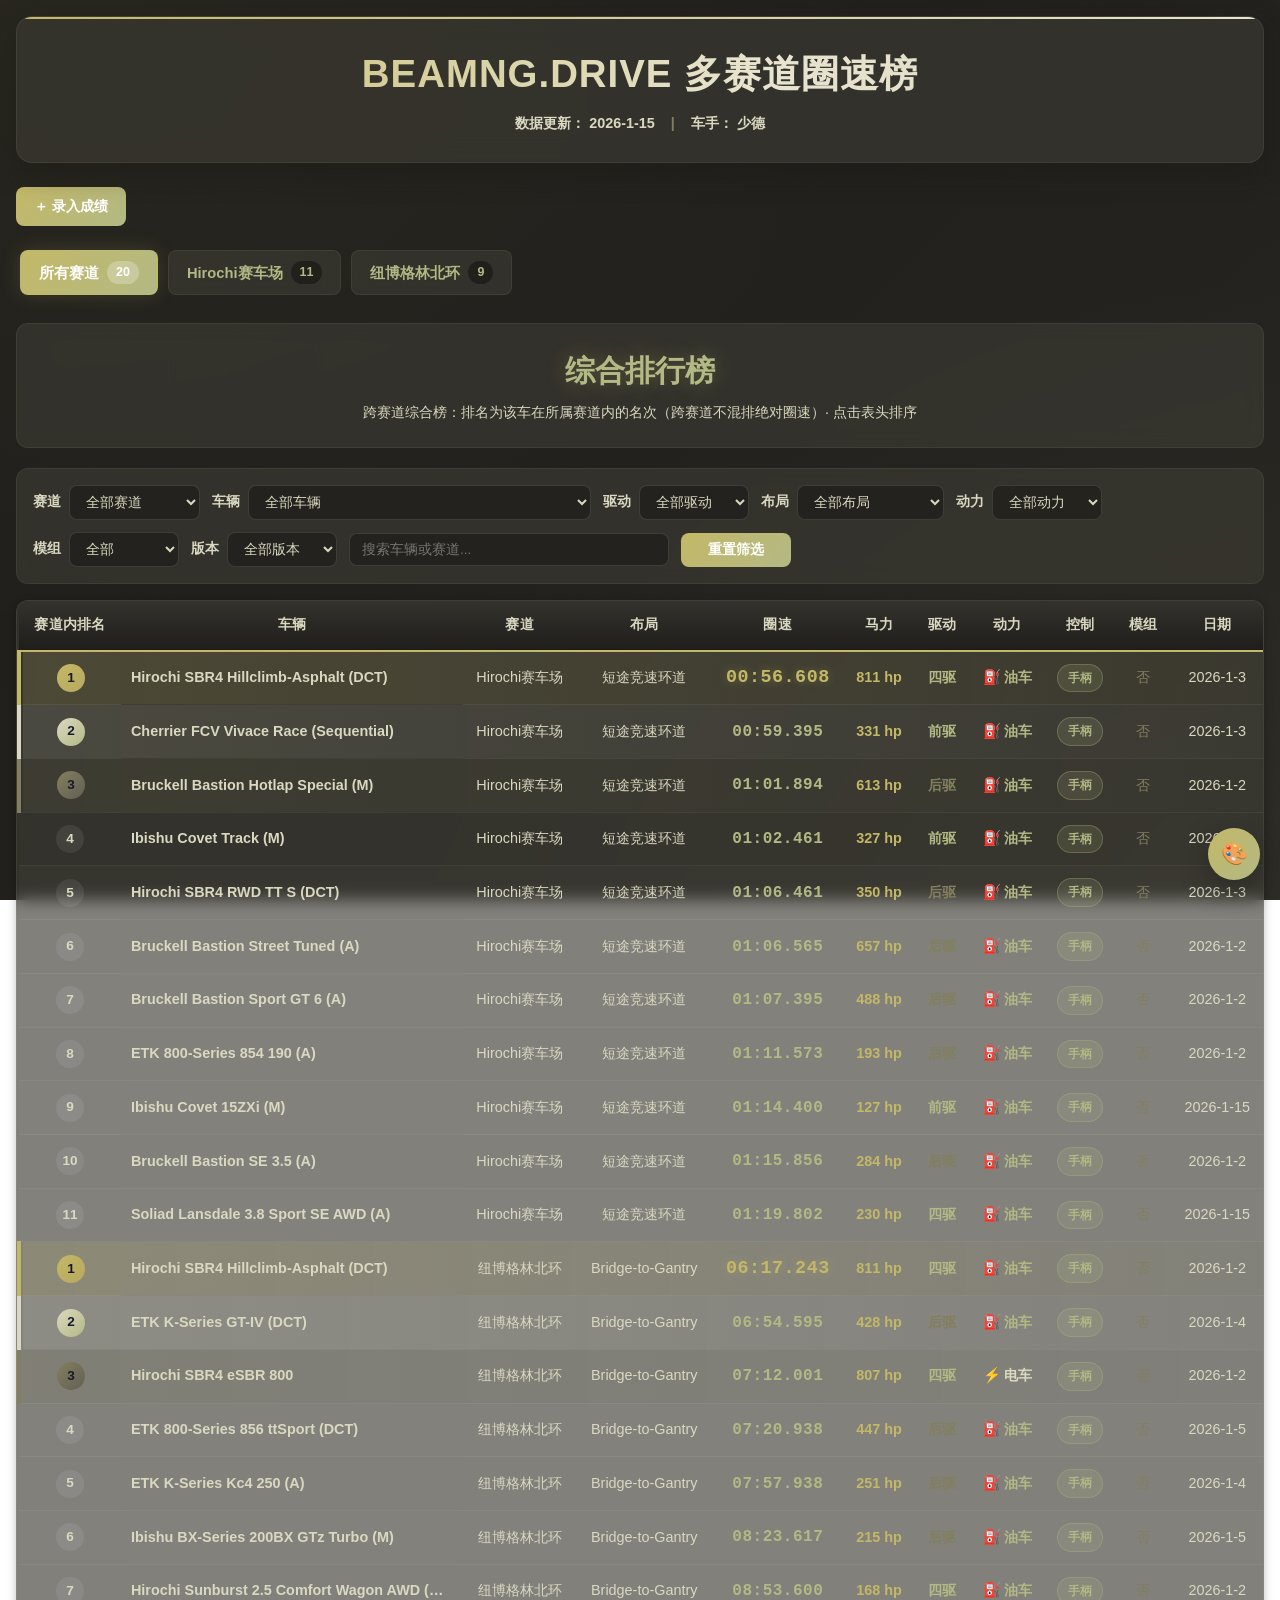
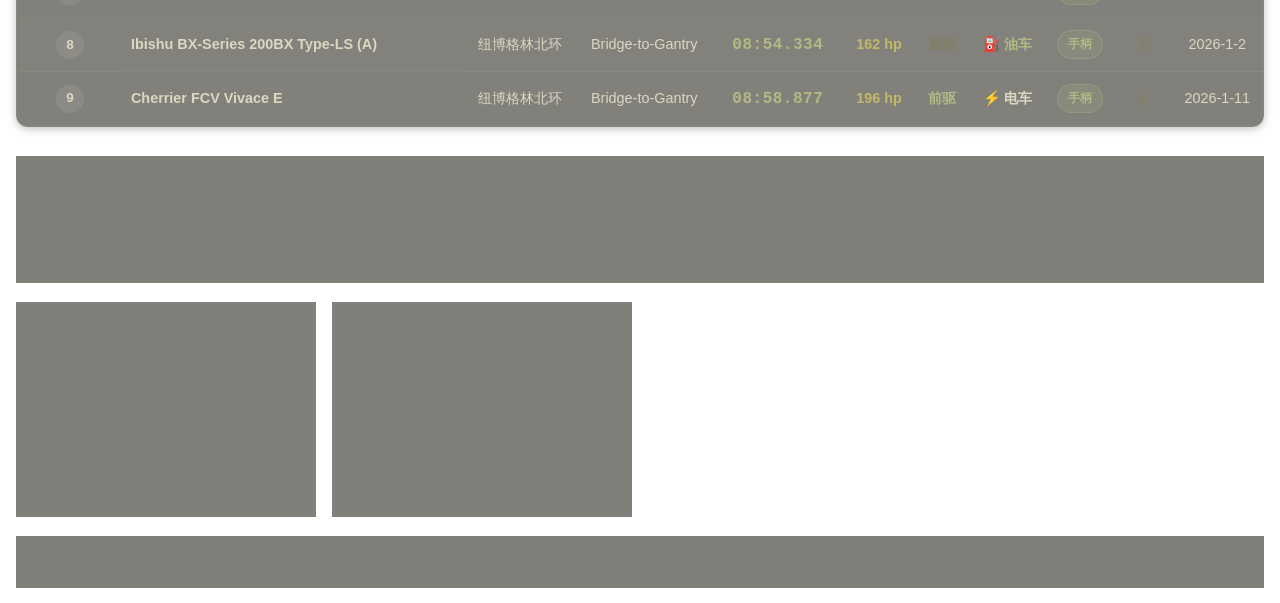
<file: index.html>
<!DOCTYPE html>
<html lang="zh-CN">
<head>
  <meta charset="UTF-8">
  <meta name="viewport" content="width=device-width, initial-scale=1.0">
  <title>BEAMNG.DRIVE 多赛道圈速榜</title>
  <meta name="description" content="BeamNG.drive 多赛道圈速排行榜：按赛道内排名展示各车辆最快圈速、马力、驱动与动力类型，支持筛选与排序。">
  <link rel="icon" href="favicon.svg" type="image/svg+xml">
  <style>
    /* ==================== 设计令牌 ==================== */
    :root {
      /* ===== 背景 ===== */
      --bg-primary: #1e1d1a;
      --bg-primary-rgb: 30, 29, 26;
      --bg-secondary: #262521;
      --bg-secondary-rgb: 38, 37, 33;
      --bg-card-color: #3c3b34;
      --bg-card-rgb: 60, 59, 52;
      --bg-card: rgba(var(--bg-card-rgb), 0.65);
      --bg-card-hover-color: #837f5e;
      --bg-card-hover-rgb: 131, 127, 94;
      --bg-card-hover: rgba(var(--bg-card-hover-rgb), 0.7);
      /* ===== 边框（主文字色的半透明） ===== */
      --border-subtle: rgba(var(--text-primary-rgb), 0.08);
      --border-strong: rgba(var(--text-primary-rgb), 0.15);
      /* ===== 文字 ===== */
      --text-primary: #dbd8c1;
      --text-primary-rgb: 219, 216, 193;
      --text-secondary: #b3b984;
      --text-secondary-rgb: 179, 185, 132;
      --text-muted: #837f5e;
      --text-muted-rgb: 131, 127, 94;
      --text-warm: #e8e4cf;
      /* ===== 强调色 ===== */
      --accent-pink: #c3b867;
      --accent-pink-rgb: 195, 184, 103;
      --accent-orange: #b3b984;
      --accent-orange-rgb: 179, 185, 132;
      --accent-cyan: #dbd8c1;
      --accent-cyan-rgb: 219, 216, 193;
      --accent-gold: #c3b867;
      --accent-gold-rgb: 195, 184, 103;
      --accent-silver: #dbd8c1;
      --accent-silver-rgb: 219, 216, 193;
      --accent-bronze: #837f5e;
      --accent-bronze-rgb: 131, 127, 94;
      --accent-green: #b3b984;
      --accent-green-rgb: 179, 185, 132;
      --accent-blue: #837f5e;
      --accent-blue-rgb: 131, 127, 94;
      --accent-red: #dbd8c1;
      --accent-red-rgb: 219, 216, 193;
      /* ===== 名次徽章深端 ===== */
      --badge-gold-end: #b7a85e;
      --badge-silver-end: #b3b984;
      --badge-bronze-end: #626054;
      /* ===== 阴影 ===== */
      --shadow-sm: 0 2px 8px rgba(0, 0, 0, 0.25);
      --shadow-md: 0 10px 28px rgba(26, 25, 19, 0.45);
      --shadow-glow-pink: 0 0 20px rgba(var(--accent-gold-rgb), 0.18);
      --radius-sm: 8px;
      --radius-md: 12px;
      --radius-lg: 16px;
      --transition: 0.25s cubic-bezier(0.4, 0, 0.2, 1);
    }

    * {
      box-sizing: border-box;
      margin: 0;
      padding: 0;
    }

    html {
      scroll-behavior: smooth;
    }

    body {
      font-family: -apple-system, BlinkMacSystemFont, 'Segoe UI', 'PingFang SC',
                   'Microsoft YaHei', 'Helvetica Neue', sans-serif;
      background:
        radial-gradient(ellipse at top left, rgba(var(--accent-gold-rgb), 0.06), transparent 50%),
        radial-gradient(ellipse at bottom right, rgba(var(--accent-green-rgb), 0.05), transparent 50%),
        linear-gradient(135deg, var(--bg-primary) 0%, var(--bg-secondary) 100%);
      background-attachment: fixed;
      color: var(--text-primary);
      padding: 16px;
      min-height: 100vh;
      line-height: 1.5;
      -webkit-font-smoothing: antialiased;
    }

    .container {
      max-width: 1400px;
      margin: 0 auto;
      width: 100%;
    }

    /* ==================== 顶部头部 ==================== */
    header {
      text-align: center;
      margin-bottom: 24px;
      padding: 28px 20px;
      background: var(--bg-card);
      border-radius: var(--radius-lg);
      border: 1px solid var(--border-subtle);
      backdrop-filter: blur(12px);
      box-shadow: var(--shadow-md);
      position: relative;
      overflow: hidden;
    }

    header::before {
      content: '';
      position: absolute;
      top: 0; left: 0; right: 0;
      height: 2px;
      background: linear-gradient(90deg, var(--accent-gold), var(--text-warm));
    }

    h1 {
      font-size: clamp(1.6rem, 4vw, 2.4rem);
      font-weight: 800;
      letter-spacing: 1px;
      margin-bottom: 10px;
      background: linear-gradient(90deg, var(--accent-gold) 0%, var(--text-warm) 60%, var(--accent-cyan) 100%);
      -webkit-background-clip: text;
      background-clip: text;
      -webkit-text-fill-color: transparent;
      color: transparent;
    }

    .game-info {
      color: var(--text-secondary);
      font-size: 0.9rem;
      display: flex;
      justify-content: center;
      gap: 16px;
      flex-wrap: wrap;
    }

    .game-info span {
      color: var(--accent-cyan);
      font-weight: 600;
    }

    .game-info .divider {
      color: var(--text-muted);
    }

    /* ==================== 赛道标签页 ==================== */
    .track-tabs {
      display: flex;
      flex-wrap: wrap;
      gap: 10px;
      margin-bottom: 24px;
      padding: 4px;
    }

    .track-tab {
      padding: 10px 18px;
      background: var(--bg-card);
      border-radius: var(--radius-sm);
      cursor: pointer;
      transition: var(--transition);
      border: 1px solid var(--border-subtle);
      color: var(--text-secondary);
      font-weight: 600;
      font-size: 0.92rem;
      white-space: nowrap;
      display: inline-flex;
      align-items: center;
      gap: 8px;
      backdrop-filter: blur(8px);
    }

    .track-tab:hover {
      background: var(--bg-card-hover);
      color: var(--accent-cyan);
      border-color: rgba(var(--accent-gold-rgb), 0.4);
      transform: translateY(-1px);
    }

    .track-tab.active {
      background: linear-gradient(135deg, var(--accent-pink), var(--accent-orange));
      color: white;
      border-color: transparent;
      box-shadow: var(--shadow-glow-pink);
    }

    .track-tab .track-count {
      background: rgba(0, 0, 0, 0.35);
      padding: 2px 9px;
      border-radius: 999px;
      font-size: 0.78rem;
      font-weight: 700;
    }

    .track-tab.active .track-count {
      background: rgba(255, 255, 255, 0.25);
    }

    /* ==================== 内容区域 ==================== */
    .track-content {
      display: none;
      animation: fadeIn 0.4s ease;
    }

    .track-content.active {
      display: block;
    }

    @keyframes fadeIn {
      from { opacity: 0; transform: translateY(8px); }
      to { opacity: 1; transform: translateY(0); }
    }

    .track-header {
      text-align: center;
      margin-bottom: 20px;
      padding: 24px 20px;
      background: var(--bg-card);
      border-radius: var(--radius-md);
      border: 1px solid var(--border-subtle);
      backdrop-filter: blur(8px);
    }

    .track-name {
      font-size: clamp(1.4rem, 3vw, 1.9rem);
      font-weight: 800;
      margin-bottom: 8px;
      color: var(--accent-orange);
      text-shadow: 0 0 20px rgba(var(--accent-gold-rgb), 0.3);
    }

    .track-layouts {
      color: var(--accent-cyan);
      font-size: 0.9rem;
      font-weight: 500;
    }

    .track-meta {
      margin-top: 10px;
      color: var(--text-secondary);
      font-size: 0.88rem;
    }

    .track-meta strong {
      color: var(--accent-orange);
    }

    /* ==================== 筛选器 ==================== */
    .filters {
      background: var(--bg-card);
      padding: 16px;
      border-radius: var(--radius-md);
      margin-bottom: 16px;
      display: flex;
      flex-wrap: wrap;
      gap: 12px;
      align-items: center;
      border: 1px solid var(--border-subtle);
      backdrop-filter: blur(8px);
    }

    .filter-group {
      display: flex;
      align-items: center;
      gap: 8px;
    }

    .filter-group label {
      font-weight: 600;
      color: var(--accent-cyan);
      white-space: nowrap;
      font-size: 0.85rem;
    }

    select, button, input {
      padding: 8px 12px;
      border-radius: var(--radius-sm);
      border: 1px solid var(--border-strong);
      background: rgba(var(--bg-primary-rgb), 0.7);
      color: var(--text-primary);
      font-size: 0.85rem;
      min-width: 110px;
      font-family: inherit;
      transition: var(--transition);
    }

    #searchInput {
      flex-grow: 1;
      min-width: 200px;
      max-width: 320px;
    }

    select:focus, input:focus {
      outline: none;
      border-color: var(--accent-cyan);
      box-shadow: 0 0 0 3px rgba(var(--accent-gold-rgb), 0.15);
    }

    select:hover, input:hover {
      border-color: rgba(var(--accent-gold-rgb), 0.4);
    }

    button {
      background: linear-gradient(135deg, var(--accent-pink), var(--accent-orange));
      border: none;
      cursor: pointer;
      font-weight: 700;
      color: white;
    }

    button:hover {
      transform: translateY(-1px);
      box-shadow: var(--shadow-glow-pink);
    }

    button:active {
      transform: translateY(0);
    }

    /* ==================== 加载状态 ==================== */
    .loading {
      display: none;
      text-align: center;
      padding: 40px 20px;
      color: var(--accent-cyan);
      font-size: 1rem;
    }

    .loading.active {
      display: block;
    }

    .spinner {
      display: inline-block;
      width: 22px;
      height: 22px;
      border: 3px solid rgba(var(--accent-gold-rgb), 0.2);
      border-radius: 50%;
      border-top-color: var(--accent-cyan);
      animation: spin 0.8s linear infinite;
      margin-right: 10px;
      vertical-align: middle;
    }

    @keyframes spin {
      to { transform: rotate(360deg); }
    }

    /* ==================== 表格 ==================== */
    .table-container {
      width: 100%;
      overflow-x: auto;
      border-radius: var(--radius-md);
      background: var(--bg-card);
      border: 1px solid var(--border-subtle);
      margin-top: 16px;
      backdrop-filter: blur(8px);
      box-shadow: var(--shadow-sm);
    }

    table {
      width: 100%;
      border-collapse: collapse;
      font-size: 0.9rem;
      min-width: 980px;
    }

    thead {
      position: sticky;
      top: 0;
      z-index: 1;
    }

    th {
      background: linear-gradient(180deg, rgba(52, 51, 45, 0.95), rgba(30, 29, 26, 0.95));
      padding: 14px 12px;
      text-align: center;
      font-weight: 700;
      color: var(--accent-cyan);
      border-bottom: 2px solid var(--accent-pink);
      cursor: pointer;
      user-select: none;
      position: relative;
      white-space: nowrap;
      transition: var(--transition);
      font-size: 0.85rem;
      letter-spacing: 0.3px;
    }

    th.sortable:hover {
      background: linear-gradient(180deg, rgba(65, 64, 57, 0.95), rgba(30, 29, 26, 0.95));
      color: var(--accent-orange);
    }

    th.sort-asc::after {
      content: " ▲";
      position: absolute;
      right: 8px;
      color: var(--accent-orange);
      font-size: 0.75rem;
    }

    th.sort-desc::after {
      content: " ▼";
      position: absolute;
      right: 8px;
      color: var(--accent-orange);
      font-size: 0.75rem;
    }

    td {
      padding: 12px 10px;
      border-bottom: 1px solid var(--border-subtle);
      white-space: nowrap;
      text-align: center;
      transition: background-color 0.2s;
    }

    tbody tr {
      transition: background 0.2s, transform 0.2s;
    }

    tbody tr:hover {
      background: rgba(var(--accent-gold-rgb), 0.1) !important;
    }

    tbody tr:nth-child(odd) {
      background: rgba(255, 255, 255, 0.02);
    }

    tbody tr:nth-child(even) {
      background: rgba(255, 255, 255, 0.005);
    }

    /* ==================== 前三名高亮 ==================== */
    .rank-1 {
      background: linear-gradient(90deg, rgba(var(--accent-gold-rgb), 0.18), rgba(var(--accent-gold-rgb), 0.04)) !important;
      border-left: 4px solid var(--accent-gold);
    }

    .rank-1 .time-cell {
      font-size: 1.15rem;
      color: var(--accent-gold) !important;
      text-shadow: 0 0 10px rgba(var(--accent-gold-rgb), 0.3);
    }

    .rank-1 .rank-badge {
      background: linear-gradient(135deg, var(--accent-gold), var(--badge-gold-end));
      color: #1a1a2e;
    }

    .rank-2 {
      background: linear-gradient(90deg, rgba(var(--accent-silver-rgb), 0.15), rgba(var(--accent-silver-rgb), 0.03)) !important;
      border-left: 4px solid var(--accent-silver);
    }

    .rank-2 .rank-badge {
      background: linear-gradient(135deg, var(--accent-silver), var(--badge-silver-end));
      color: #1a1a2e;
    }

    .rank-3 {
      background: linear-gradient(90deg, rgba(var(--accent-bronze-rgb), 0.15), rgba(var(--accent-bronze-rgb), 0.03)) !important;
      border-left: 4px solid var(--accent-bronze);
    }

    .rank-3 .rank-badge {
      background: linear-gradient(135deg, var(--accent-bronze), var(--badge-bronze-end));
      color: #1a1a2e;
    }

    .rank-badge {
      display: inline-flex;
      align-items: center;
      justify-content: center;
      width: 28px;
      height: 28px;
      border-radius: 50%;
      background: rgba(255, 255, 255, 0.08);
      font-weight: 800;
      font-size: 0.85rem;
    }

    /* ==================== 单元格样式 ==================== */
    .time-cell {
      font-family: 'SF Mono', 'Consolas', 'Courier New', monospace;
      font-size: 1rem;
      font-weight: 700;
      color: var(--accent-orange);
      letter-spacing: 0.5px;
    }

    .car-cell {
      font-weight: 600;
      color: var(--accent-cyan);
      text-align: left !important;
      max-width: 320px;
      overflow: hidden;
      text-overflow: ellipsis;
    }

    .power-cell {
      color: var(--accent-pink);
      font-weight: 700;
    }

    .drivetrain-fwd { color: var(--accent-green); font-weight: 600; }
    .drivetrain-rwd { color: var(--accent-blue); font-weight: 600; }
    .drivetrain-awd { color: var(--accent-orange); font-weight: 600; }

    .mod-cell-yes {
      color: var(--accent-green);
      font-weight: 700;
    }

    .mod-cell-no {
      color: var(--text-muted);
    }

    .control-type {
      padding: 4px 10px;
      border-radius: 999px;
      font-size: 0.78rem;
      font-weight: 700;
      background: rgba(var(--accent-green-rgb), 0.15);
      color: var(--accent-green);
      border: 1px solid rgba(var(--accent-green-rgb), 0.3);
      display: inline-block;
    }

    .power-type-cell {
      display: inline-flex;
      align-items: center;
      gap: 4px;
      font-weight: 600;
    }

    .power-type-cell.electric {
      color: var(--accent-cyan);
    }

    .power-type-cell.gas {
      color: var(--accent-orange);
    }

    /* ==================== 空状态 ==================== */
    .empty-state {
      text-align: center;
      padding: 60px 20px;
      color: var(--text-muted);
    }

    .empty-state .empty-icon {
      font-size: 3rem;
      margin-bottom: 12px;
      opacity: 0.5;
    }

    .empty-state .empty-title {
      font-size: 1.1rem;
      color: var(--text-secondary);
      margin-bottom: 6px;
      font-weight: 600;
    }

    .empty-state .empty-desc {
      font-size: 0.88rem;
    }

    /* ==================== 错误提示 ==================== */
    .error-message {
      background: rgba(var(--accent-red-rgb), 0.1);
      border: 1px solid rgba(var(--accent-red-rgb), 0.3);
      color: var(--accent-red);
      padding: 16px;
      border-radius: var(--radius-md);
      margin: 16px 0;
      text-align: center;
      font-weight: 500;
    }

    /* ==================== 赛道统计卡片 ==================== */
    .track-stats-grid {
      display: grid;
      grid-template-columns: repeat(auto-fill, minmax(280px, 1fr));
      gap: 16px;
      margin-top: 20px;
    }

    .track-stat-card {
      background: var(--bg-card);
      border-radius: var(--radius-md);
      padding: 18px;
      border: 1px solid var(--border-subtle);
      cursor: pointer;
      transition: var(--transition);
      backdrop-filter: blur(8px);
      position: relative;
      overflow: hidden;
    }

    .track-stat-card::before {
      content: '';
      position: absolute;
      top: 0; left: 0; right: 0;
      height: 3px;
      background: linear-gradient(90deg, var(--accent-gold), var(--text-warm));
      opacity: 0;
      transition: var(--transition);
    }

    .track-stat-card:hover {
      transform: translateY(-4px);
      border-color: rgba(var(--accent-gold-rgb), 0.4);
      box-shadow: var(--shadow-md);
      background: var(--bg-card-hover);
    }

    .track-stat-card:hover::before {
      opacity: 1;
    }

    .card-title {
      font-weight: 800;
      color: var(--accent-cyan);
      margin-bottom: 14px;
      font-size: 1.05rem;
      display: flex;
      align-items: center;
      gap: 8px;
    }

    .card-row {
      display: flex;
      justify-content: space-between;
      margin-bottom: 8px;
      font-size: 0.88rem;
    }

    .card-row:last-child {
      margin-bottom: 0;
    }

    .card-row .label {
      color: var(--text-secondary);
    }

    .card-row .value {
      color: var(--text-primary);
      font-weight: 600;
    }

    .card-row .value.highlight {
      color: var(--accent-orange);
      font-weight: 700;
    }

    .card-row .value.car-name {
      color: var(--accent-cyan);
      font-size: 0.82rem;
      max-width: 160px;
      overflow: hidden;
      text-overflow: ellipsis;
      white-space: nowrap;
      text-align: right;
    }

    /* ==================== 底部统计 ==================== */
    .stats {
      display: flex;
      justify-content: space-between;
      align-items: center;
      margin-top: 20px;
      padding: 14px 18px;
      background: var(--bg-card);
      border-radius: var(--radius-md);
      font-size: 0.85rem;
      color: var(--text-secondary);
      border: 1px solid var(--border-subtle);
      backdrop-filter: blur(8px);
      flex-wrap: wrap;
      gap: 10px;
    }

    .stats a {
      color: var(--accent-cyan);
      text-decoration: none;
      font-weight: 600;
      transition: var(--transition);
    }

    .stats a:hover {
      color: var(--accent-orange);
      text-decoration: underline;
    }

    .stats #currentRecords {
      color: var(--accent-orange);
      font-weight: 700;
    }

    /* ==================== 响应式 ==================== */
    @media (max-width: 768px) {
      body {
        padding: 10px;
      }

      .container {
        max-width: 100%;
      }

      header {
        padding: 20px 14px;
        margin-bottom: 16px;
      }

      .game-info {
        gap: 8px;
        font-size: 0.82rem;
      }

      .track-tabs {
        overflow-x: auto;
        flex-wrap: nowrap;
        padding-bottom: 8px;
        -webkit-overflow-scrolling: touch;
      }

      .track-tab {
        padding: 8px 14px;
        font-size: 0.85rem;
        flex-shrink: 0;
      }

      .filters {
        flex-direction: column;
        align-items: stretch;
        gap: 10px;
        padding: 14px;
      }

      .filter-group {
        width: 100%;
        flex-direction: column;
        align-items: stretch;
        gap: 4px;
      }

      .filter-group label {
        font-size: 0.82rem;
      }

      select, button, input {
        width: 100%;
        min-width: 0;
      }

      #searchInput {
        max-width: 100%;
      }

      table {
        font-size: 0.82rem;
        min-width: 800px;
      }

      th, td {
        padding: 10px 6px;
      }

      .car-cell {
        max-width: 180px;
      }

      .track-stats-grid {
        grid-template-columns: 1fr;
      }

      .stats {
        flex-direction: column;
        text-align: center;
        font-size: 0.8rem;
      }
    }

    /* ==================== 滚动条美化 ==================== */
    ::-webkit-scrollbar {
      width: 10px;
      height: 10px;
    }

    ::-webkit-scrollbar-track {
      background: rgba(0, 0, 0, 0.2);
      border-radius: 5px;
    }

    ::-webkit-scrollbar-thumb {
      background: rgba(var(--accent-gold-rgb), 0.3);
      border-radius: 5px;
    }

    ::-webkit-scrollbar-thumb:hover {
      background: rgba(var(--accent-gold-rgb), 0.5);
    }

    /* 减少动画偏好 */
    @media (prefers-reduced-motion: reduce) {
      *, *::before, *::after {
        animation-duration: 0.01ms !important;
        transition-duration: 0.01ms !important;
      }
    }

    /* ==================== 主题调色盘 ==================== */
    #themeToggle {
      position: fixed;
      right: 20px;
      bottom: 20px;
      width: 52px;
      height: 52px;
      min-width: 0;
      padding: 0;
      border-radius: 50%;
      font-size: 1.35rem;
      z-index: 1000;
      box-shadow: var(--shadow-md);
      display: flex;
      align-items: center;
      justify-content: center;
    }

    .theme-panel {
      position: fixed;
      right: 20px;
      bottom: 84px;
      width: 300px;
      max-height: 72vh;
      overflow-y: auto;
      background: var(--bg-card);
      border: 1px solid var(--border-strong);
      border-radius: var(--radius-md);
      backdrop-filter: blur(12px);
      box-shadow: var(--shadow-md);
      z-index: 1000;
      padding: 14px;
    }

    .theme-panel[hidden] {
      display: none;
    }

    .theme-panel-header {
      display: flex;
      align-items: center;
      justify-content: space-between;
      font-weight: 700;
      color: var(--text-primary);
      margin-bottom: 4px;
    }

    .theme-close {
      width: 26px;
      height: 26px;
      min-width: 0;
      padding: 0;
      border-radius: 50%;
      font-size: 0.8rem;
      line-height: 1;
    }

    .theme-group-title {
      font-size: 0.7rem;
      font-weight: 700;
      letter-spacing: 1px;
      color: var(--text-muted);
      margin: 12px 0 4px;
    }

    .theme-item {
      display: flex;
      align-items: center;
      justify-content: space-between;
      gap: 10px;
      padding: 5px 0;
    }

    .theme-item label {
      font-size: 0.82rem;
      color: var(--text-secondary);
      cursor: pointer;
      flex: 1;
    }

    .theme-item input[type="color"] {
      width: 38px;
      height: 28px;
      min-width: 0;
      padding: 2px;
      border: 1px solid var(--border-strong);
      border-radius: 6px;
      background: rgba(var(--bg-primary-rgb), 0.6);
      cursor: pointer;
    }

    .theme-panel-actions {
      display: flex;
      gap: 8px;
      margin-top: 14px;
    }

    .theme-panel-actions button {
      flex: 1;
      min-width: 0;
      padding: 7px 8px;
      font-size: 0.78rem;
    }

    .theme-preset-save {
      display: flex;
      gap: 8px;
      margin-top: 8px;
    }

    .theme-preset-save input[type="text"] {
      flex: 1;
      min-width: 0;
      font-size: 0.8rem;
    }

    .theme-preset-save button {
      min-width: 0;
      padding: 7px 12px;
      font-size: 0.78rem;
    }

    .theme-preset-item {
      display: flex;
      align-items: center;
      gap: 6px;
      margin-top: 6px;
    }

    .theme-preset-apply {
      flex: 1;
      min-width: 0;
      padding: 6px 8px;
      font-size: 0.78rem;
      text-align: left;
      background: rgba(var(--bg-primary-rgb), 0.6);
      border: 1px solid var(--border-strong);
      border-radius: var(--radius-sm);
      color: var(--text-primary);
      font-weight: 600;
      cursor: pointer;
      transition: var(--transition);
    }

    .theme-preset-apply:hover {
      border-color: rgba(var(--accent-gold-rgb), 0.5);
      color: var(--accent-gold);
    }

    .theme-preset-delete {
      width: 26px;
      height: 26px;
      min-width: 0;
      padding: 0;
      border-radius: 50%;
      font-size: 0.72rem;
      line-height: 1;
      background: transparent;
      border: 1px solid var(--border-strong);
      color: var(--text-muted);
    }

    .theme-preset-delete:hover {
      color: var(--accent-red);
      border-color: rgba(var(--accent-red-rgb), 0.5);
    }

    .theme-preset-empty {
      font-size: 0.78rem;
      color: var(--text-muted);
      padding: 8px 0;
      text-align: center;
    }

    .theme-preset-files {
      display: flex;
      gap: 8px;
      margin-top: 10px;
    }

    .theme-preset-files button {
      flex: 1;
      min-width: 0;
      padding: 7px 8px;
      font-size: 0.78rem;
    }

    .theme-toast {
      position: fixed;
      left: 50%;
      bottom: 90px;
      transform: translateX(-50%);
      background: var(--bg-card-hover);
      color: var(--text-primary);
      padding: 8px 16px;
      border-radius: var(--radius-sm);
      font-size: 0.82rem;
      z-index: 1100;
      box-shadow: var(--shadow-md);
      opacity: 0;
      transition: opacity var(--transition);
      pointer-events: none;
    }

    .theme-toast.show {
      opacity: 1;
    }

    /* ==================== 成绩录入 ==================== */
    #recordSection {
      margin-bottom: 20px;
    }

    #recordToggle {
      padding: 10px 18px;
      font-size: 0.9rem;
    }

    .record-card {
      margin-top: 12px;
      background: var(--bg-card);
      border: 1px solid var(--border-subtle);
      border-radius: var(--radius-md);
      padding: 18px;
      backdrop-filter: blur(8px);
    }

    .record-header {
      display: flex;
      justify-content: space-between;
      align-items: center;
      flex-wrap: wrap;
      gap: 8px;
      font-weight: 700;
      color: var(--accent-gold);
      margin-bottom: 14px;
    }

    .record-hint {
      font-size: 0.78rem;
      font-weight: 400;
      color: var(--text-muted);
    }

    .record-grid {
      display: grid;
      grid-template-columns: repeat(auto-fill, minmax(200px, 1fr));
      gap: 12px;
    }

    .record-field {
      display: flex;
      flex-direction: column;
      gap: 5px;
    }

    .record-field label {
      font-size: 0.78rem;
      font-weight: 600;
      color: var(--text-secondary);
    }

    .record-field input,
    .record-field select {
      width: 100%;
      min-width: 0;
    }

    .record-actions {
      display: flex;
      gap: 10px;
      margin-top: 16px;
    }

    .record-actions button {
      min-width: 0;
      padding: 9px 20px;
      font-size: 0.85rem;
    }

    #recordReset {
      background: rgba(var(--bg-primary-rgb), 0.6);
      border: 1px solid var(--border-strong);
      color: var(--text-secondary);
      font-weight: 600;
    }

    #recordReset:hover {
      color: var(--accent-gold);
      border-color: rgba(var(--accent-gold-rgb), 0.5);
      box-shadow: none;
      transform: none;
    }

    .record-status {
      margin-top: 12px;
      font-size: 0.82rem;
      color: var(--accent-gold);
    }

    .record-status.error {
      color: var(--accent-red);
    }

    @media (max-width: 768px) {
      .record-grid {
        grid-template-columns: 1fr;
      }
    }
  </style>
</head>
<body>
  <div class="container">
    <header>
      <h1>BEAMNG.DRIVE 多赛道圈速榜</h1>
      <div class="game-info">
        <span>数据更新： <span id="updateTime">--</span></span>
        <span class="divider">|</span>
        <span>车手： <span id="driverName">少德</span></span>
      </div>
    </header>

    <div id="recordSection" hidden>
      <button id="recordToggle">＋ 录入成绩</button>
      <div id="recordForm" class="record-card" hidden>
        <div class="record-header">
          <span>录入新成绩</span>
          <span class="record-hint">仅本地生效：数据写入 data.json，推送 GitHub 后线上展示</span>
        </div>
        <div class="record-grid">
          <div class="record-field">
            <label for="rec-track">赛道 *</label>
            <input type="text" id="rec-track" list="rec-track-list" placeholder="如：Hirochi赛车场">
            <datalist id="rec-track-list"></datalist>
          </div>
          <div class="record-field">
            <label for="rec-layout">布局 *</label>
            <input type="text" id="rec-layout" list="rec-layout-list" placeholder="如：短途竞速环道">
            <datalist id="rec-layout-list"></datalist>
          </div>
          <div class="record-field">
            <label for="rec-car">车辆 *</label>
            <input type="text" id="rec-car" list="rec-car-list" placeholder="如：Ibishu Covet Track (M)">
            <datalist id="rec-car-list"></datalist>
          </div>
          <div class="record-field">
            <label for="rec-time">圈速 *（MM:SS.mmm）</label>
            <input type="text" id="rec-time" placeholder="如：01:15.856">
          </div>
          <div class="record-field">
            <label for="rec-drivetrain">驱动</label>
            <select id="rec-drivetrain">
              <option value="前驱">前驱</option>
              <option value="后驱">后驱</option>
              <option value="四驱">四驱</option>
            </select>
          </div>
          <div class="record-field">
            <label for="rec-power-type">动力</label>
            <select id="rec-power-type">
              <option value="油车">油车</option>
              <option value="电车">电车</option>
            </select>
          </div>
          <div class="record-field">
            <label for="rec-power">马力（hp）</label>
            <input type="number" id="rec-power" min="1" placeholder="如：350">
          </div>
          <div class="record-field">
            <label for="rec-control-type">控制</label>
            <select id="rec-control-type">
              <option value="手柄">手柄</option>
              <option value="键盘">键盘</option>
              <option value="方向盘">方向盘</option>
            </select>
          </div>
          <div class="record-field">
            <label for="rec-mod">模组</label>
            <select id="rec-mod">
              <option value="否">否</option>
              <option value="是">是</option>
            </select>
          </div>
          <div class="record-field">
            <label for="rec-game-version">游戏版本</label>
            <input type="text" id="rec-game-version" placeholder="如：0.38.3">
          </div>
          <div class="record-field">
            <label for="rec-date">日期</label>
            <input type="text" id="rec-date" placeholder="如：2026-1-15">
          </div>
        </div>
        <div class="record-actions">
          <button id="recordSubmit">提交记录</button>
          <button id="recordReset">清空</button>
        </div>
        <div id="recordStatus" class="record-status" role="status"></div>
      </div>
    </div>

    <div class="track-tabs" id="trackTabs">
      <div class="track-tab active" data-track="all" role="button" tabindex="0">
        所有赛道 <span class="track-count" id="allCount">0</span>
      </div>
    </div>

    <div id="allTracksContent" class="track-content active">
      <div class="track-header">
        <div class="track-name">综合排行榜</div>
        <div class="track-layouts">跨赛道综合榜：排名为该车在所属赛道内的名次（跨赛道不混排绝对圈速）· 点击表头排序</div>
      </div>

      <div class="filters">
        <div class="filter-group">
          <label for="trackSelect">赛道</label>
          <select id="trackSelect">
            <option value="all">全部赛道</option>
          </select>
        </div>

        <div class="filter-group">
          <label for="carSelect">车辆</label>
          <select id="carSelect">
            <option value="all">全部车辆</option>
          </select>
        </div>

        <div class="filter-group">
          <label for="drivetrainSelect">驱动</label>
          <select id="drivetrainSelect">
            <option value="all">全部驱动</option>
            <option value="前驱">前驱</option>
            <option value="后驱">后驱</option>
            <option value="四驱">四驱</option>
          </select>
        </div>

        <div class="filter-group">
          <label for="layoutSelect">布局</label>
          <select id="layoutSelect">
            <option value="all">全部布局</option>
          </select>
        </div>

        <div class="filter-group">
          <label for="powerTypeSelect">动力</label>
          <select id="powerTypeSelect">
            <option value="all">全部动力</option>
            <option value="油车">油车</option>
            <option value="电车">电车</option>
          </select>
        </div>

        <div class="filter-group">
          <label for="modSelect">模组</label>
          <select id="modSelect">
            <option value="all">全部</option>
            <option value="是">模组车辆</option>
            <option value="否">原版车辆</option>
          </select>
        </div>

        <div class="filter-group">
          <label for="versionSelect">版本</label>
          <select id="versionSelect">
            <option value="all">全部版本</option>
          </select>
        </div>

        <input type="text" id="searchInput" placeholder="搜索车辆或赛道..." aria-label="搜索车辆或赛道" />
        <button id="resetFilters">重置筛选</button>
      </div>

      <div id="loading" class="loading">
        <div class="spinner"></div>正在加载数据...
      </div>

      <div id="errorContainer" style="display: none;" role="alert"></div>

      <div class="table-container">
        <table id="allTracksTable">
          <thead>
            <tr>
              <th data-sort="rank" class="sortable" scope="col" tabindex="0" title="该车在所属赛道内的排名（跨赛道不混排绝对圈速）">赛道内排名</th>
              <th data-sort="car" class="sortable" scope="col" tabindex="0">车辆</th>
              <th data-sort="track" class="sortable" scope="col" tabindex="0">赛道</th>
              <th data-sort="layout" class="sortable" scope="col" tabindex="0">布局</th>
              <th data-sort="time" class="sortable" scope="col" tabindex="0">圈速</th>
              <th data-sort="power" class="sortable" scope="col" tabindex="0">马力</th>
              <th data-sort="drivetrain" class="sortable" scope="col" tabindex="0">驱动</th>
              <th data-sort="power_type" class="sortable" scope="col" tabindex="0">动力</th>
              <th data-sort="control_type" class="sortable" scope="col" tabindex="0">控制</th>
              <th data-sort="mod" class="sortable" scope="col" tabindex="0">模组</th>
              <th data-sort="date" class="sortable" scope="col" tabindex="0">日期</th>
            </tr>
          </thead>
          <tbody id="allTracksTableBody"></tbody>
        </table>
      </div>

      <div class="track-header" style="margin-top: 30px;">
        <div class="track-name">各赛道统计</div>
        <div class="track-layouts">点击卡片查看详细排名</div>
      </div>

      <div class="track-stats-grid" id="trackStatsGrid"></div>
    </div>

    <div class="stats">
      <div>当前记录数：<span id="currentRecords">0</span></div>
      <div>所有赛道记录均为计时赛模式的动态起步</div>
      <div>源码：<a href="https://github.com/FurryShaoDe/BeamNG.Time_Attack" target="_blank" rel="noopener">GitHub</a></div>
    </div>
  </div>

  <button id="themeToggle" title="主题调色盘" aria-label="打开主题调色盘" aria-expanded="false">🎨</button>

  <div class="theme-panel" id="themePanel" hidden>
    <div class="theme-panel-header">
      <span>🎨 主题调色盘</span>
      <button class="theme-close" id="themeClose" aria-label="关闭调色盘">✕</button>
    </div>
    <div id="themeItems"></div>

    <div class="theme-group-title">预设</div>
    <div class="theme-preset-save">
      <input type="text" id="presetName" placeholder="预设名称" maxlength="20" aria-label="预设名称">
      <button id="presetSave">保存</button>
    </div>
    <div id="presetList"></div>
    <div class="theme-preset-files">
      <button id="presetExport">导出文件</button>
      <button id="presetImport">导入文件</button>
      <input type="file" id="presetFileInput" accept=".json,application/json" hidden>
    </div>

    <div class="theme-panel-actions">
      <button id="themeReset">恢复默认</button>
      <button id="themeCopy">复制 CSS</button>
    </div>
  </div>

  <div class="theme-toast" id="themeToast" role="status"></div>

  <script src="main.js"></script>
  <script src="record-form.js"></script>
  <script src="theme-editor.js"></script>
</body>
</html>
</file>
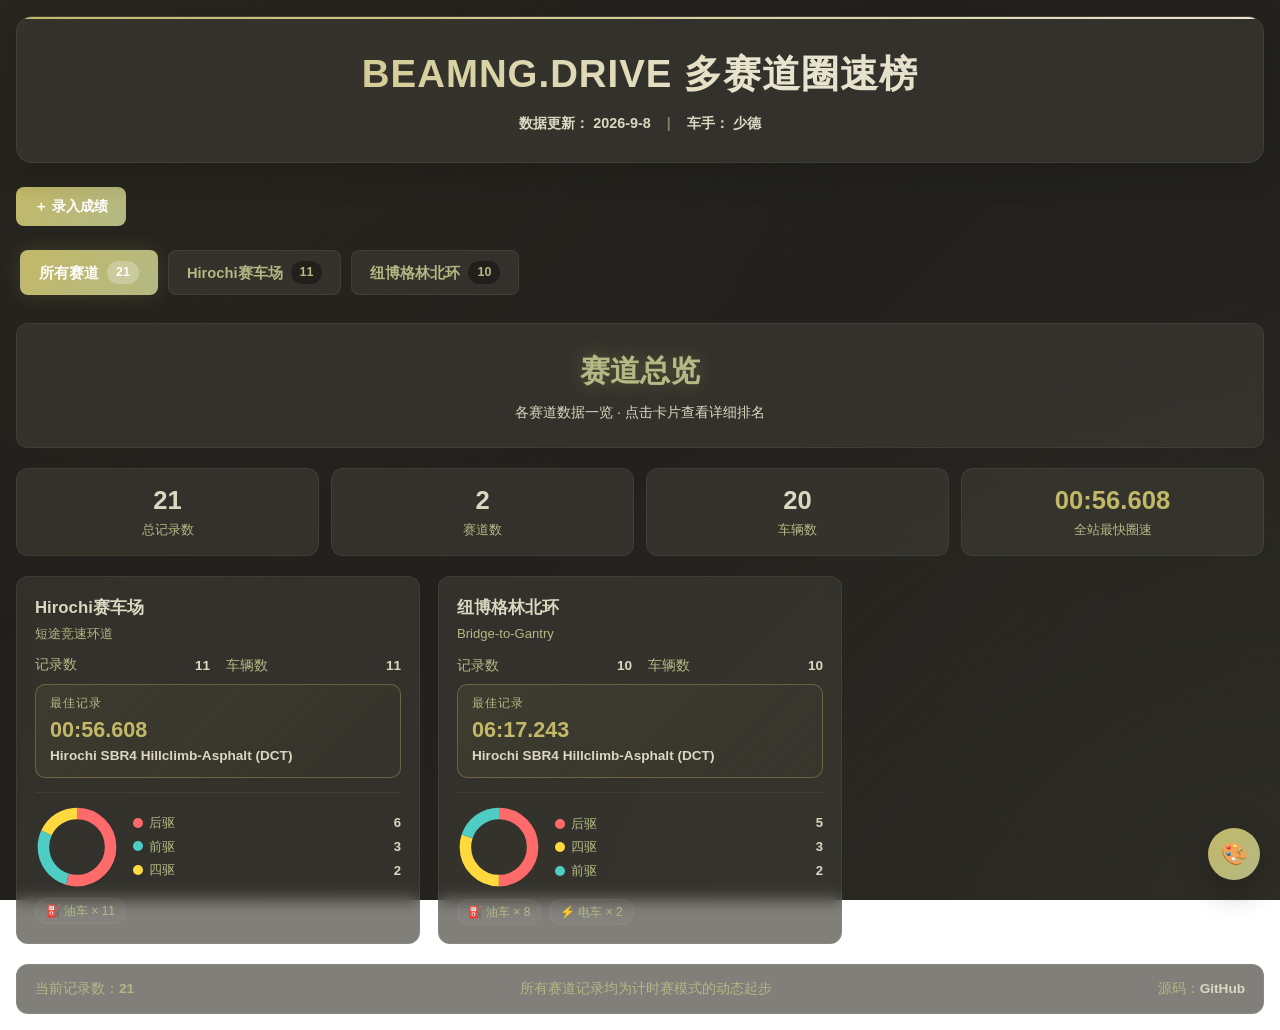
<file: Lap_Time_Leaderboard/index.html>
<!DOCTYPE html>
<html lang="zh-CN">
<head>
  <meta charset="UTF-8">
  <meta name="viewport" content="width=device-width, initial-scale=1.0">
  <title>BEAMNG.DRIVE 多赛道圈速榜</title>
  <meta name="description" content="BeamNG.drive 多赛道圈速排行榜：按赛道内排名展示各车辆最快圈速、马力、驱动与动力类型，支持筛选与排序。">
  <link rel="icon" href="favicon.svg" type="image/svg+xml">
  <style>
    /* ==================== 设计令牌 ==================== */
    :root {
      /* ===== 背景 ===== */
      --bg-primary: #1e1d1a;
      --bg-primary-rgb: 30, 29, 26;
      --bg-secondary: #262521;
      --bg-secondary-rgb: 38, 37, 33;
      --bg-card-color: #3c3b34;
      --bg-card-rgb: 60, 59, 52;
      --bg-card: rgba(var(--bg-card-rgb), 0.65);
      --bg-card-hover-color: #837f5e;
      --bg-card-hover-rgb: 131, 127, 94;
      --bg-card-hover: rgba(var(--bg-card-hover-rgb), 0.7);
      /* ===== 边框（主文字色的半透明） ===== */
      --border-subtle: rgba(var(--text-primary-rgb), 0.08);
      --border-strong: rgba(var(--text-primary-rgb), 0.15);
      /* ===== 文字 ===== */
      --text-primary: #dbd8c1;
      --text-primary-rgb: 219, 216, 193;
      --text-secondary: #b3b984;
      --text-secondary-rgb: 179, 185, 132;
      --text-muted: #837f5e;
      --text-muted-rgb: 131, 127, 94;
      --text-warm: #e8e4cf;
      /* ===== 强调色 ===== */
      --accent-pink: #c3b867;
      --accent-pink-rgb: 195, 184, 103;
      --accent-orange: #b3b984;
      --accent-orange-rgb: 179, 185, 132;
      --accent-cyan: #dbd8c1;
      --accent-cyan-rgb: 219, 216, 193;
      --accent-gold: #c3b867;
      --accent-gold-rgb: 195, 184, 103;
      --accent-silver: #dbd8c1;
      --accent-silver-rgb: 219, 216, 193;
      --accent-bronze: #837f5e;
      --accent-bronze-rgb: 131, 127, 94;
      --accent-green: #b3b984;
      --accent-green-rgb: 179, 185, 132;
      --accent-blue: #837f5e;
      --accent-blue-rgb: 131, 127, 94;
      --accent-red: #dbd8c1;
      --accent-red-rgb: 219, 216, 193;
      /* ===== 名次徽章深端 ===== */
      --badge-gold-end: #b7a85e;
      --badge-silver-end: #b3b984;
      --badge-bronze-end: #626054;
      /* ===== 阴影 ===== */
      --shadow-sm: 0 2px 8px rgba(0, 0, 0, 0.25);
      --shadow-md: 0 10px 28px rgba(26, 25, 19, 0.45);
      --shadow-glow-pink: 0 0 20px rgba(var(--accent-gold-rgb), 0.18);
      --radius-sm: 8px;
      --radius-md: 12px;
      --radius-lg: 16px;
      --transition: 0.25s cubic-bezier(0.4, 0, 0.2, 1);
    }

    * {
      box-sizing: border-box;
      margin: 0;
      padding: 0;
    }

    html {
      scroll-behavior: smooth;
    }

    body {
      font-family: -apple-system, BlinkMacSystemFont, 'Segoe UI', 'PingFang SC',
                   'Microsoft YaHei', 'Helvetica Neue', sans-serif;
      background:
        radial-gradient(ellipse at top left, rgba(var(--accent-gold-rgb), 0.06), transparent 50%),
        radial-gradient(ellipse at bottom right, rgba(var(--accent-green-rgb), 0.05), transparent 50%),
        linear-gradient(135deg, var(--bg-primary) 0%, var(--bg-secondary) 100%);
      background-attachment: fixed;
      color: var(--text-primary);
      padding: 16px;
      min-height: 100vh;
      line-height: 1.5;
      -webkit-font-smoothing: antialiased;
    }

    .container {
      max-width: 1400px;
      margin: 0 auto;
      width: 100%;
    }

    /* ==================== 顶部头部 ==================== */
    header {
      text-align: center;
      margin-bottom: 24px;
      padding: 28px 20px;
      background: var(--bg-card);
      border-radius: var(--radius-lg);
      border: 1px solid var(--border-subtle);
      backdrop-filter: blur(12px);
      box-shadow: var(--shadow-md);
      position: relative;
      overflow: hidden;
    }

    header::before {
      content: '';
      position: absolute;
      top: 0; left: 0; right: 0;
      height: 2px;
      background: linear-gradient(90deg, var(--accent-gold), var(--text-warm));
    }

    h1 {
      font-size: clamp(1.6rem, 4vw, 2.4rem);
      font-weight: 800;
      letter-spacing: 1px;
      margin-bottom: 10px;
      background: linear-gradient(90deg, var(--accent-gold) 0%, var(--text-warm) 60%, var(--accent-cyan) 100%);
      -webkit-background-clip: text;
      background-clip: text;
      -webkit-text-fill-color: transparent;
      color: transparent;
    }

    .game-info {
      color: var(--text-secondary);
      font-size: 0.9rem;
      display: flex;
      justify-content: center;
      gap: 16px;
      flex-wrap: wrap;
    }

    .game-info span {
      color: var(--accent-cyan);
      font-weight: 600;
    }

    .game-info .divider {
      color: var(--text-muted);
    }

    /* ==================== 赛道标签页 ==================== */
    .track-tabs {
      display: flex;
      flex-wrap: wrap;
      gap: 10px;
      margin-bottom: 24px;
      padding: 4px;
    }

    .track-tab {
      padding: 10px 18px;
      background: var(--bg-card);
      border-radius: var(--radius-sm);
      cursor: pointer;
      transition: var(--transition);
      border: 1px solid var(--border-subtle);
      color: var(--text-secondary);
      font-weight: 600;
      font-size: 0.92rem;
      white-space: nowrap;
      display: inline-flex;
      align-items: center;
      gap: 8px;
      backdrop-filter: blur(8px);
    }

    .track-tab:hover {
      background: var(--bg-card-hover);
      color: var(--accent-cyan);
      border-color: rgba(var(--accent-gold-rgb), 0.4);
      transform: translateY(-1px);
    }

    .track-tab.active {
      background: linear-gradient(135deg, var(--accent-pink), var(--accent-orange));
      color: white;
      border-color: transparent;
      box-shadow: var(--shadow-glow-pink);
    }

    .track-tab .track-count {
      background: rgba(0, 0, 0, 0.35);
      padding: 2px 9px;
      border-radius: 999px;
      font-size: 0.78rem;
      font-weight: 700;
    }

    .track-tab.active .track-count {
      background: rgba(255, 255, 255, 0.25);
    }

    /* ==================== 内容区域 ==================== */
    .track-content {
      display: none;
      animation: fadeIn 0.4s ease;
    }

    .track-content.active {
      display: block;
    }

    @keyframes fadeIn {
      from { opacity: 0; transform: translateY(8px); }
      to { opacity: 1; transform: translateY(0); }
    }

    .track-header {
      text-align: center;
      margin-bottom: 20px;
      padding: 24px 20px;
      background: var(--bg-card);
      border-radius: var(--radius-md);
      border: 1px solid var(--border-subtle);
      backdrop-filter: blur(8px);
    }

    .track-name {
      font-size: clamp(1.4rem, 3vw, 1.9rem);
      font-weight: 800;
      margin-bottom: 8px;
      color: var(--accent-orange);
      text-shadow: 0 0 20px rgba(var(--accent-gold-rgb), 0.3);
    }

    .track-layouts {
      color: var(--accent-cyan);
      font-size: 0.9rem;
      font-weight: 500;
    }

    .track-meta {
      margin-top: 10px;
      color: var(--text-secondary);
      font-size: 0.88rem;
    }

    .track-meta strong {
      color: var(--accent-orange);
    }

    /* ==================== 表单控件 ==================== */
    select, button, input {
      padding: 8px 12px;
      border-radius: var(--radius-sm);
      border: 1px solid var(--border-strong);
      background: rgba(var(--bg-primary-rgb), 0.7);
      color: var(--text-primary);
      font-size: 0.85rem;
      min-width: 110px;
      font-family: inherit;
      transition: var(--transition);
    }

    select:focus, input:focus {
      outline: none;
      border-color: var(--accent-cyan);
      box-shadow: 0 0 0 3px rgba(var(--accent-gold-rgb), 0.15);
    }

    select:hover, input:hover {
      border-color: rgba(var(--accent-gold-rgb), 0.4);
    }

    button {
      background: linear-gradient(135deg, var(--accent-pink), var(--accent-orange));
      border: none;
      cursor: pointer;
      font-weight: 700;
      color: white;
    }

    button:hover {
      transform: translateY(-1px);
      box-shadow: var(--shadow-glow-pink);
    }

    button:active {
      transform: translateY(0);
    }

    /* ==================== 加载状态 ==================== */
    .loading {
      display: none;
      text-align: center;
      padding: 40px 20px;
      color: var(--accent-cyan);
      font-size: 1rem;
    }

    .loading.active {
      display: block;
    }

    .spinner {
      display: inline-block;
      width: 22px;
      height: 22px;
      border: 3px solid rgba(var(--accent-gold-rgb), 0.2);
      border-radius: 50%;
      border-top-color: var(--accent-cyan);
      animation: spin 0.8s linear infinite;
      margin-right: 10px;
      vertical-align: middle;
    }

    @keyframes spin {
      to { transform: rotate(360deg); }
    }

    /* ==================== 表格 ==================== */
    .table-container {
      width: 100%;
      overflow-x: auto;
      border-radius: var(--radius-md);
      background: var(--bg-card);
      border: 1px solid var(--border-subtle);
      margin-top: 16px;
      backdrop-filter: blur(8px);
      box-shadow: var(--shadow-sm);
    }

    table {
      width: 100%;
      border-collapse: collapse;
      font-size: 0.9rem;
      min-width: 980px;
    }

    thead {
      position: sticky;
      top: 0;
      z-index: 1;
    }

    th {
      background: linear-gradient(180deg, rgba(52, 51, 45, 0.95), rgba(30, 29, 26, 0.95));
      padding: 14px 12px;
      text-align: center;
      font-weight: 700;
      color: var(--accent-cyan);
      border-bottom: 2px solid var(--accent-pink);
      cursor: pointer;
      user-select: none;
      position: relative;
      white-space: nowrap;
      transition: var(--transition);
      font-size: 0.85rem;
      letter-spacing: 0.3px;
    }

    th.sortable:hover {
      background: linear-gradient(180deg, rgba(65, 64, 57, 0.95), rgba(30, 29, 26, 0.95));
      color: var(--accent-orange);
    }

    th.sort-asc::after {
      content: " ▲";
      position: absolute;
      right: 8px;
      color: var(--accent-orange);
      font-size: 0.75rem;
    }

    th.sort-desc::after {
      content: " ▼";
      position: absolute;
      right: 8px;
      color: var(--accent-orange);
      font-size: 0.75rem;
    }

    td {
      padding: 12px 10px;
      border-bottom: 1px solid var(--border-subtle);
      white-space: nowrap;
      text-align: center;
      transition: background-color 0.2s;
    }

    tbody tr {
      transition: background 0.2s, transform 0.2s;
    }

    tbody tr:hover {
      background: rgba(var(--accent-gold-rgb), 0.1) !important;
    }

    tbody tr:nth-child(odd) {
      background: rgba(255, 255, 255, 0.02);
    }

    tbody tr:nth-child(even) {
      background: rgba(255, 255, 255, 0.005);
    }

    /* ==================== 前三名高亮 ==================== */
    .rank-1 {
      background: linear-gradient(90deg, rgba(var(--accent-gold-rgb), 0.18), rgba(var(--accent-gold-rgb), 0.04)) !important;
      border-left: 4px solid var(--accent-gold);
    }

    .rank-1 .time-cell {
      font-size: 1.15rem;
      color: var(--accent-gold) !important;
      text-shadow: 0 0 10px rgba(var(--accent-gold-rgb), 0.3);
    }

    .rank-1 .rank-badge {
      background: linear-gradient(135deg, var(--accent-gold), var(--badge-gold-end));
      color: #1a1a2e;
    }

    .rank-2 {
      background: linear-gradient(90deg, rgba(var(--accent-silver-rgb), 0.15), rgba(var(--accent-silver-rgb), 0.03)) !important;
      border-left: 4px solid var(--accent-silver);
    }

    .rank-2 .rank-badge {
      background: linear-gradient(135deg, var(--accent-silver), var(--badge-silver-end));
      color: #1a1a2e;
    }

    .rank-3 {
      background: linear-gradient(90deg, rgba(var(--accent-bronze-rgb), 0.15), rgba(var(--accent-bronze-rgb), 0.03)) !important;
      border-left: 4px solid var(--accent-bronze);
    }

    .rank-3 .rank-badge {
      background: linear-gradient(135deg, var(--accent-bronze), var(--badge-bronze-end));
      color: #1a1a2e;
    }

    .rank-badge {
      display: inline-flex;
      align-items: center;
      justify-content: center;
      width: 28px;
      height: 28px;
      border-radius: 50%;
      background: rgba(255, 255, 255, 0.08);
      font-weight: 800;
      font-size: 0.85rem;
    }

    /* ==================== 单元格样式 ==================== */
    .time-cell {
      font-family: 'SF Mono', 'Consolas', 'Courier New', monospace;
      font-size: 1rem;
      font-weight: 700;
      color: var(--accent-orange);
      letter-spacing: 0.5px;
    }

    .car-cell {
      font-weight: 600;
      color: var(--accent-cyan);
      text-align: left !important;
      max-width: 320px;
      overflow: hidden;
      text-overflow: ellipsis;
    }

    .power-cell {
      color: var(--accent-pink);
      font-weight: 700;
    }

    .drivetrain-fwd { color: var(--accent-green); font-weight: 600; }
    .drivetrain-rwd { color: var(--accent-blue); font-weight: 600; }
    .drivetrain-awd { color: var(--accent-orange); font-weight: 600; }

    .mod-cell-yes {
      color: var(--accent-green);
      font-weight: 700;
    }

    .mod-cell-no {
      color: var(--text-muted);
    }

    .control-type {
      padding: 4px 10px;
      border-radius: 999px;
      font-size: 0.78rem;
      font-weight: 700;
      background: rgba(var(--accent-green-rgb), 0.15);
      color: var(--accent-green);
      border: 1px solid rgba(var(--accent-green-rgb), 0.3);
      display: inline-block;
    }

    .power-type-cell {
      display: inline-flex;
      align-items: center;
      gap: 4px;
      font-weight: 600;
    }

    .power-type-cell.electric {
      color: var(--accent-cyan);
    }

    .power-type-cell.gas {
      color: var(--accent-orange);
    }

    /* ==================== 空状态 ==================== */
    .empty-state {
      text-align: center;
      padding: 60px 20px;
      color: var(--text-muted);
    }

    .empty-state .empty-icon {
      font-size: 3rem;
      margin-bottom: 12px;
      opacity: 0.5;
    }

    .empty-state .empty-title {
      font-size: 1.1rem;
      color: var(--text-secondary);
      margin-bottom: 6px;
      font-weight: 600;
    }

    .empty-state .empty-desc {
      font-size: 0.88rem;
    }

    /* ==================== 错误提示 ==================== */
    .error-message {
      background: rgba(var(--accent-red-rgb), 0.1);
      border: 1px solid rgba(var(--accent-red-rgb), 0.3);
      color: var(--accent-red);
      padding: 16px;
      border-radius: var(--radius-md);
      margin: 16px 0;
      text-align: center;
      font-weight: 500;
    }

    /* ==================== 赛道总览仪表盘 ==================== */
    .dashboard-stats {
      display: grid;
      grid-template-columns: repeat(auto-fit, minmax(150px, 1fr));
      gap: 12px;
      margin-top: 20px;
    }

    .dashboard-stat {
      background: var(--bg-card);
      border: 1px solid var(--border-subtle);
      border-radius: var(--radius-md);
      padding: 16px;
      text-align: center;
      backdrop-filter: blur(8px);
    }

    .dashboard-stat .stat-value {
      font-size: 1.6rem;
      font-weight: 800;
      color: var(--accent-cyan);
      line-height: 1.2;
    }

    .dashboard-stat .stat-value.gold {
      color: var(--accent-gold);
    }

    .dashboard-stat .stat-label {
      font-size: 0.8rem;
      color: var(--text-secondary);
      margin-top: 4px;
    }

    .dashboard-grid {
      display: grid;
      grid-template-columns: repeat(auto-fill, minmax(320px, 1fr));
      gap: 18px;
      margin-top: 20px;
    }

    .track-card {
      background: var(--bg-card);
      border: 1px solid var(--border-subtle);
      border-radius: var(--radius-md);
      padding: 18px;
      cursor: pointer;
      transition: var(--transition);
      backdrop-filter: blur(8px);
      position: relative;
      overflow: hidden;
    }

    .track-card::before {
      content: '';
      position: absolute;
      top: 0; left: 0; right: 0;
      height: 3px;
      background: linear-gradient(90deg, var(--accent-gold), var(--text-warm));
      opacity: 0;
      transition: var(--transition);
    }

    .track-card:hover {
      transform: translateY(-4px);
      border-color: rgba(var(--accent-gold-rgb), 0.4);
      box-shadow: var(--shadow-md);
      background: var(--bg-card-hover);
    }

    .track-card:hover::before {
      opacity: 1;
    }

    .track-card-title {
      font-weight: 800;
      color: var(--accent-cyan);
      font-size: 1.05rem;
      margin-bottom: 4px;
    }

    .track-card-layout {
      font-size: 0.82rem;
      color: var(--text-secondary);
      margin-bottom: 12px;
    }

    .track-card-stats {
      display: grid;
      grid-template-columns: 1fr 1fr;
      gap: 8px 16px;
      font-size: 0.85rem;
      margin-bottom: 14px;
    }

    .track-card-stats .row {
      display: flex;
      justify-content: space-between;
      align-items: center;
      min-width: 0;
    }

    .track-card-stats .label {
      color: var(--text-secondary);
    }

    .track-card-stats .value {
      font-weight: 600;
      color: var(--text-primary);
    }

    .track-card-stats .value.highlight {
      color: var(--accent-orange);
      font-weight: 700;
    }

    .best-record {
      grid-column: 1 / -1;
      border: 1px solid rgba(var(--accent-gold-rgb), 0.35);
      border-radius: 10px;
      padding: 10px 14px;
      background: linear-gradient(135deg, rgba(var(--accent-gold-rgb), 0.08), rgba(var(--accent-gold-rgb), 0.02));
    }

    .best-record-label {
      font-size: 0.72rem;
      color: var(--text-secondary);
      letter-spacing: 0.08em;
      margin-bottom: 4px;
    }

    .best-record-time {
      font-size: 1.35rem;
      font-weight: 700;
      color: var(--accent-gold);
      font-variant-numeric: tabular-nums;
      line-height: 1.2;
    }

    .best-record-car {
      margin-top: 4px;
      font-size: 0.85rem;
      font-weight: 600;
      color: var(--accent-cyan);
      word-break: break-word;
    }

    .donut-wrap {
      display: flex;
      align-items: center;
      gap: 14px;
      border-top: 1px solid var(--border-subtle);
      padding-top: 12px;
    }

    .donut {
      width: 84px;
      height: 84px;
      flex-shrink: 0;
    }

    .donut svg {
      width: 100%;
      height: 100%;
      display: block;
    }

    .donut-legend {
      flex: 1;
      font-size: 0.82rem;
    }

    .donut-legend .legend-item {
      display: flex;
      align-items: center;
      gap: 6px;
      margin-bottom: 4px;
      color: var(--text-secondary);
    }

    .donut-legend .legend-item:last-child {
      margin-bottom: 0;
    }

    .donut-legend .legend-dot {
      width: 10px;
      height: 10px;
      border-radius: 50%;
      flex-shrink: 0;
    }

    .donut-legend .legend-item .legend-count {
      margin-left: auto;
      font-weight: 600;
      color: var(--text-primary);
    }

    .power-tags {
      display: flex;
      gap: 8px;
      margin-top: 10px;
    }

    .power-tag {
      font-size: 0.75rem;
      padding: 3px 10px;
      border-radius: 999px;
      border: 1px solid var(--border-subtle);
      color: var(--text-secondary);
      background: rgba(255, 255, 255, 0.03);
    }

    .power-tag .tag-icon {
      margin-right: 3px;
    }

    /* ==================== 底部统计 ==================== */
    .stats {
      display: flex;
      justify-content: space-between;
      align-items: center;
      margin-top: 20px;
      padding: 14px 18px;
      background: var(--bg-card);
      border-radius: var(--radius-md);
      font-size: 0.85rem;
      color: var(--text-secondary);
      border: 1px solid var(--border-subtle);
      backdrop-filter: blur(8px);
      flex-wrap: wrap;
      gap: 10px;
    }

    .stats a {
      color: var(--accent-cyan);
      text-decoration: none;
      font-weight: 600;
      transition: var(--transition);
    }

    .stats a:hover {
      color: var(--accent-orange);
      text-decoration: underline;
    }

    .stats #currentRecords {
      color: var(--accent-orange);
      font-weight: 700;
    }

    /* ==================== 响应式 ==================== */
    @media (max-width: 768px) {
      body {
        padding: 10px;
      }

      .container {
        max-width: 100%;
      }

      header {
        padding: 20px 14px;
        margin-bottom: 16px;
      }

      .game-info {
        gap: 8px;
        font-size: 0.82rem;
      }

      .track-tabs {
        overflow-x: auto;
        flex-wrap: nowrap;
        padding-bottom: 8px;
        -webkit-overflow-scrolling: touch;
      }

      .track-tab {
        padding: 8px 14px;
        font-size: 0.85rem;
        flex-shrink: 0;
      }

      select, button, input {
        width: 100%;
        min-width: 0;
      }

      .quick-chip {
        width: auto;
      }

      table {
        font-size: 0.82rem;
        min-width: 800px;
      }

      th, td {
        padding: 10px 6px;
      }

      .car-cell {
        max-width: 180px;
      }

      .stats {
        flex-direction: column;
        text-align: center;
        font-size: 0.8rem;
      }
    }

    /* ==================== 滚动条美化 ==================== */
    ::-webkit-scrollbar {
      width: 10px;
      height: 10px;
    }

    ::-webkit-scrollbar-track {
      background: rgba(0, 0, 0, 0.2);
      border-radius: 5px;
    }

    ::-webkit-scrollbar-thumb {
      background: rgba(var(--accent-gold-rgb), 0.3);
      border-radius: 5px;
    }

    ::-webkit-scrollbar-thumb:hover {
      background: rgba(var(--accent-gold-rgb), 0.5);
    }

    /* 减少动画偏好 */
    @media (prefers-reduced-motion: reduce) {
      *, *::before, *::after {
        animation-duration: 0.01ms !important;
        transition-duration: 0.01ms !important;
      }
    }

    /* ==================== 主题调色盘 ==================== */
    #themeToggle {
      position: fixed;
      right: 20px;
      bottom: 20px;
      width: 52px;
      height: 52px;
      min-width: 0;
      padding: 0;
      border-radius: 50%;
      font-size: 1.35rem;
      z-index: 1000;
      box-shadow: var(--shadow-md);
      display: flex;
      align-items: center;
      justify-content: center;
    }

    .theme-panel {
      position: fixed;
      right: 20px;
      bottom: 84px;
      width: 300px;
      max-height: 72vh;
      overflow-y: auto;
      background: var(--bg-card);
      border: 1px solid var(--border-strong);
      border-radius: var(--radius-md);
      backdrop-filter: blur(12px);
      box-shadow: var(--shadow-md);
      z-index: 1000;
      padding: 14px;
    }

    .theme-panel[hidden] {
      display: none;
    }

    .theme-panel-header {
      display: flex;
      align-items: center;
      justify-content: space-between;
      font-weight: 700;
      color: var(--text-primary);
      margin-bottom: 4px;
    }

    .theme-close {
      width: 26px;
      height: 26px;
      min-width: 0;
      padding: 0;
      border-radius: 50%;
      font-size: 0.8rem;
      line-height: 1;
    }

    .theme-group-title {
      font-size: 0.7rem;
      font-weight: 700;
      letter-spacing: 1px;
      color: var(--text-muted);
      margin: 12px 0 4px;
    }

    .theme-item {
      display: flex;
      align-items: center;
      justify-content: space-between;
      gap: 10px;
      padding: 5px 0;
    }

    .theme-item label {
      font-size: 0.82rem;
      color: var(--text-secondary);
      cursor: pointer;
      flex: 1;
    }

    .theme-item input[type="color"] {
      width: 38px;
      height: 28px;
      min-width: 0;
      padding: 2px;
      border: 1px solid var(--border-strong);
      border-radius: 6px;
      background: rgba(var(--bg-primary-rgb), 0.6);
      cursor: pointer;
    }

    .theme-panel-actions {
      display: flex;
      gap: 8px;
      margin-top: 14px;
    }

    .theme-panel-actions button {
      flex: 1;
      min-width: 0;
      padding: 7px 8px;
      font-size: 0.78rem;
    }

    .theme-preset-save {
      display: flex;
      gap: 8px;
      margin-top: 8px;
    }

    .theme-preset-save input[type="text"] {
      flex: 1;
      min-width: 0;
      font-size: 0.8rem;
    }

    .theme-preset-save button {
      min-width: 0;
      padding: 7px 12px;
      font-size: 0.78rem;
    }

    .theme-preset-item {
      display: flex;
      align-items: center;
      gap: 6px;
      margin-top: 6px;
    }

    .theme-preset-apply {
      flex: 1;
      min-width: 0;
      padding: 6px 8px;
      font-size: 0.78rem;
      text-align: left;
      background: rgba(var(--bg-primary-rgb), 0.6);
      border: 1px solid var(--border-strong);
      border-radius: var(--radius-sm);
      color: var(--text-primary);
      font-weight: 600;
      cursor: pointer;
      transition: var(--transition);
    }

    .theme-preset-apply:hover {
      border-color: rgba(var(--accent-gold-rgb), 0.5);
      color: var(--accent-gold);
    }

    .theme-preset-delete {
      width: 26px;
      height: 26px;
      min-width: 0;
      padding: 0;
      border-radius: 50%;
      font-size: 0.72rem;
      line-height: 1;
      background: transparent;
      border: 1px solid var(--border-strong);
      color: var(--text-muted);
    }

    .theme-preset-delete:hover {
      color: var(--accent-red);
      border-color: rgba(var(--accent-red-rgb), 0.5);
    }

    .theme-preset-empty {
      font-size: 0.78rem;
      color: var(--text-muted);
      padding: 8px 0;
      text-align: center;
    }

    .theme-preset-files {
      display: flex;
      gap: 8px;
      margin-top: 10px;
    }

    .theme-preset-files button {
      flex: 1;
      min-width: 0;
      padding: 7px 8px;
      font-size: 0.78rem;
    }

    .theme-toast {
      position: fixed;
      left: 50%;
      bottom: 90px;
      transform: translateX(-50%);
      background: var(--bg-card-hover);
      color: var(--text-primary);
      padding: 8px 16px;
      border-radius: var(--radius-sm);
      font-size: 0.82rem;
      z-index: 1100;
      box-shadow: var(--shadow-md);
      opacity: 0;
      transition: opacity var(--transition);
      pointer-events: none;
    }

    .theme-toast.show {
      opacity: 1;
    }

    /* ==================== 成绩录入 ==================== */
    #recordSection {
      margin-bottom: 20px;
    }

    #recordToggle {
      padding: 10px 18px;
      font-size: 0.9rem;
    }

    .record-card {
      margin-top: 12px;
      background: var(--bg-card);
      border: 1px solid var(--border-subtle);
      border-radius: var(--radius-md);
      padding: 18px;
      backdrop-filter: blur(8px);
    }

    .record-header {
      display: flex;
      justify-content: space-between;
      align-items: center;
      flex-wrap: wrap;
      gap: 8px;
      font-weight: 700;
      color: var(--accent-gold);
      margin-bottom: 14px;
    }

    .record-hint {
      font-size: 0.78rem;
      font-weight: 400;
      color: var(--text-muted);
    }

    .record-grid {
      display: grid;
      grid-template-columns: repeat(auto-fill, minmax(200px, 1fr));
      gap: 12px;
    }

    .record-field {
      display: flex;
      flex-direction: column;
      gap: 5px;
    }

    .record-field label {
      font-size: 0.78rem;
      font-weight: 600;
      color: var(--text-secondary);
    }

    .record-field input,
    .record-field select {
      width: 100%;
      min-width: 0;
    }

    .quick-chips {
      display: flex;
      flex-wrap: wrap;
      gap: 6px;
      margin-top: 2px;
    }

    .quick-chip {
      min-width: 0;
      padding: 3px 10px;
      font-size: 0.72rem;
      border-radius: 999px;
      border: 1px solid var(--border-subtle);
      background: rgba(255, 255, 255, 0.03);
      color: var(--text-secondary);
      cursor: pointer;
      transition: var(--transition);
      white-space: normal;
      overflow: visible;
      text-overflow: clip;
      max-width: none;
      text-align: left;
      line-height: 1.3;
    }

    .quick-chip:hover {
      color: var(--accent-gold);
      border-color: rgba(var(--accent-gold-rgb), 0.5);
      background: rgba(var(--accent-gold-rgb), 0.08);
    }

    .quick-chip.active {
      color: var(--accent-gold);
      border-color: rgba(var(--accent-gold-rgb), 0.6);
      background: rgba(var(--accent-gold-rgb), 0.15);
      font-weight: 600;
    }

    .quick-chip-toggle {
      border-style: dashed;
      color: var(--text-muted);
    }

    .quick-chip-toggle:hover {
      color: var(--accent-gold);
      border-color: rgba(var(--accent-gold-rgb), 0.5);
      background: rgba(var(--accent-gold-rgb), 0.08);
    }

    .record-actions {
      display: flex;
      gap: 10px;
      margin-top: 16px;
    }

    .record-actions button {
      min-width: 0;
      padding: 9px 20px;
      font-size: 0.85rem;
    }

    #recordReset {
      background: rgba(var(--bg-primary-rgb), 0.6);
      border: 1px solid var(--border-strong);
      color: var(--text-secondary);
      font-weight: 600;
    }

    #recordReset:hover {
      color: var(--accent-gold);
      border-color: rgba(var(--accent-gold-rgb), 0.5);
      box-shadow: none;
      transform: none;
    }

    .record-status {
      margin-top: 12px;
      font-size: 0.82rem;
      color: var(--accent-gold);
    }

    .record-status.error {
      color: var(--accent-red);
    }

    @media (max-width: 768px) {
      .record-grid {
        grid-template-columns: 1fr;
      }
    }
  </style>
</head>
<body>
  <div class="container">
    <header>
      <h1>BEAMNG.DRIVE 多赛道圈速榜</h1>
      <div class="game-info">
        <span>数据更新： <span id="updateTime">--</span></span>
        <span class="divider">|</span>
        <span>车手： <span id="driverName">少德</span></span>
      </div>
    </header>

    <div id="recordSection" hidden>
      <button id="recordToggle">＋ 录入成绩</button>
      <div id="recordForm" class="record-card" hidden>
        <div class="record-header">
          <span>录入新成绩</span>
          <span class="record-hint">仅本地生效：数据写入 data.json，推送 GitHub 后线上展示</span>
        </div>
        <div class="record-grid">
          <div class="record-field">
            <label for="rec-track">赛道 *</label>
            <input type="text" id="rec-track" list="rec-track-list" placeholder="如：Hirochi赛车场">
            <datalist id="rec-track-list"></datalist>
            <div class="quick-chips" id="rec-track-chips"></div>
          </div>
          <div class="record-field">
            <label for="rec-layout">布局 *</label>
            <input type="text" id="rec-layout" list="rec-layout-list" placeholder="如：短途竞速环道">
            <datalist id="rec-layout-list"></datalist>
            <div class="quick-chips" id="rec-layout-chips"></div>
          </div>
          <div class="record-field">
            <label for="rec-car">车辆 *</label>
            <input type="text" id="rec-car" list="rec-car-list" placeholder="如：Ibishu Covet Track (M)">
            <datalist id="rec-car-list"></datalist>
            <div class="quick-chips" id="rec-car-chips"></div>
          </div>
          <div class="record-field">
            <label for="rec-time">圈速 *（MM:SS.mmm）</label>
            <input type="text" id="rec-time" placeholder="如：01:15.856">
          </div>
          <div class="record-field">
            <label for="rec-drivetrain">驱动</label>
            <select id="rec-drivetrain">
              <option value="前驱">前驱</option>
              <option value="后驱">后驱</option>
              <option value="四驱">四驱</option>
            </select>
          </div>
          <div class="record-field">
            <label for="rec-power-type">动力</label>
            <select id="rec-power-type">
              <option value="油车">油车</option>
              <option value="电车">电车</option>
            </select>
          </div>
          <div class="record-field">
            <label for="rec-power">马力（hp）</label>
            <input type="number" id="rec-power" min="1" placeholder="如：350">
          </div>
          <div class="record-field">
            <label for="rec-control-type">控制</label>
            <select id="rec-control-type">
              <option value="手柄">手柄</option>
              <option value="键盘">键盘</option>
              <option value="方向盘">方向盘</option>
            </select>
          </div>
          <div class="record-field">
            <label for="rec-mod">模组</label>
            <select id="rec-mod">
              <option value="否">否</option>
              <option value="是">是</option>
            </select>
          </div>
          <div class="record-field">
            <label for="rec-game-version">游戏版本</label>
            <input type="text" id="rec-game-version" placeholder="如：0.38.3">
          </div>
          <div class="record-field">
            <label for="rec-date">日期</label>
            <input type="text" id="rec-date" placeholder="如：2026-1-15">
          </div>
        </div>
        <div class="record-actions">
          <button id="recordSubmit">提交记录</button>
          <button id="recordReset">清空</button>
        </div>
        <div id="recordStatus" class="record-status" role="status"></div>
      </div>
    </div>

    <div class="track-tabs" id="trackTabs">
      <div class="track-tab active" data-track="all" role="button" tabindex="0">
        所有赛道 <span class="track-count" id="allCount">0</span>
      </div>
    </div>

    <div id="allTracksContent" class="track-content active">
      <div class="track-header">
        <div class="track-name">赛道总览</div>
        <div class="track-layouts">各赛道数据一览 · 点击卡片查看详细排名</div>
      </div>

      <div id="loading" class="loading">
        <div class="spinner"></div>正在加载数据...
      </div>

      <div id="errorContainer" style="display: none;" role="alert"></div>

      <div class="dashboard-stats" id="dashboardStats"></div>
      <div class="dashboard-grid" id="dashboardGrid"></div>
    </div>

    <div class="stats">
      <div>当前记录数：<span id="currentRecords">0</span></div>
      <div>所有赛道记录均为计时赛模式的动态起步</div>
      <div>源码：<a href="https://github.com/FurryShaoDe/BeamNG.Time_Attack" target="_blank" rel="noopener">GitHub</a></div>
    </div>
  </div>

  <button id="themeToggle" title="主题调色盘" aria-label="打开主题调色盘" aria-expanded="false">🎨</button>

  <div class="theme-panel" id="themePanel" hidden>
    <div class="theme-panel-header">
      <span>🎨 主题调色盘</span>
      <button class="theme-close" id="themeClose" aria-label="关闭调色盘">✕</button>
    </div>
    <div id="themeItems"></div>

    <div class="theme-group-title">预设</div>
    <div class="theme-preset-save">
      <input type="text" id="presetName" placeholder="预设名称" maxlength="20" aria-label="预设名称">
      <button id="presetSave">保存</button>
    </div>
    <div id="presetList"></div>
    <div class="theme-preset-files">
      <button id="presetExport">导出文件</button>
      <button id="presetImport">导入文件</button>
      <input type="file" id="presetFileInput" accept=".json,application/json" hidden>
    </div>

    <div class="theme-panel-actions">
      <button id="themeReset">恢复默认</button>
      <button id="themeCopy">复制 CSS</button>
    </div>
  </div>

  <div class="theme-toast" id="themeToast" role="status"></div>

  <script src="main.js"></script>
  <script src="record-form.js"></script>
  <script src="theme-editor.js"></script>
</body>
</html>
</file>
